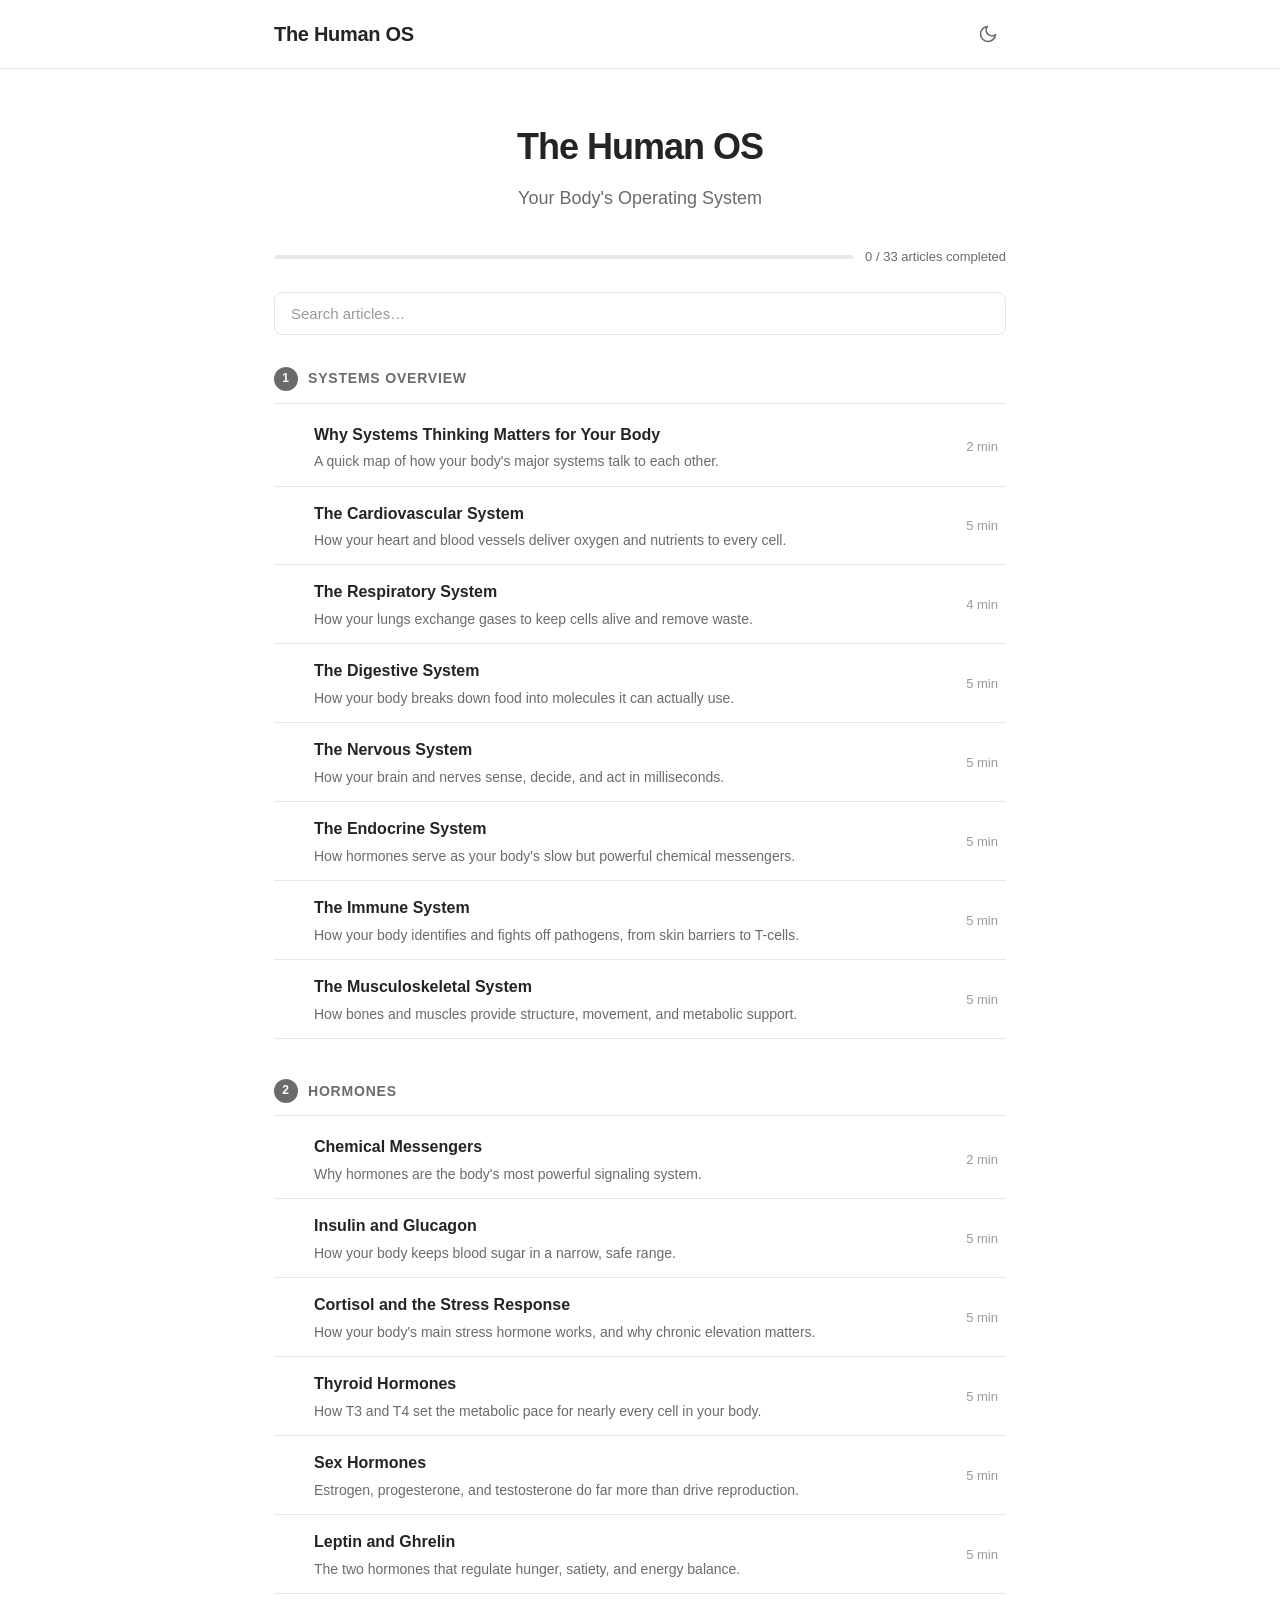
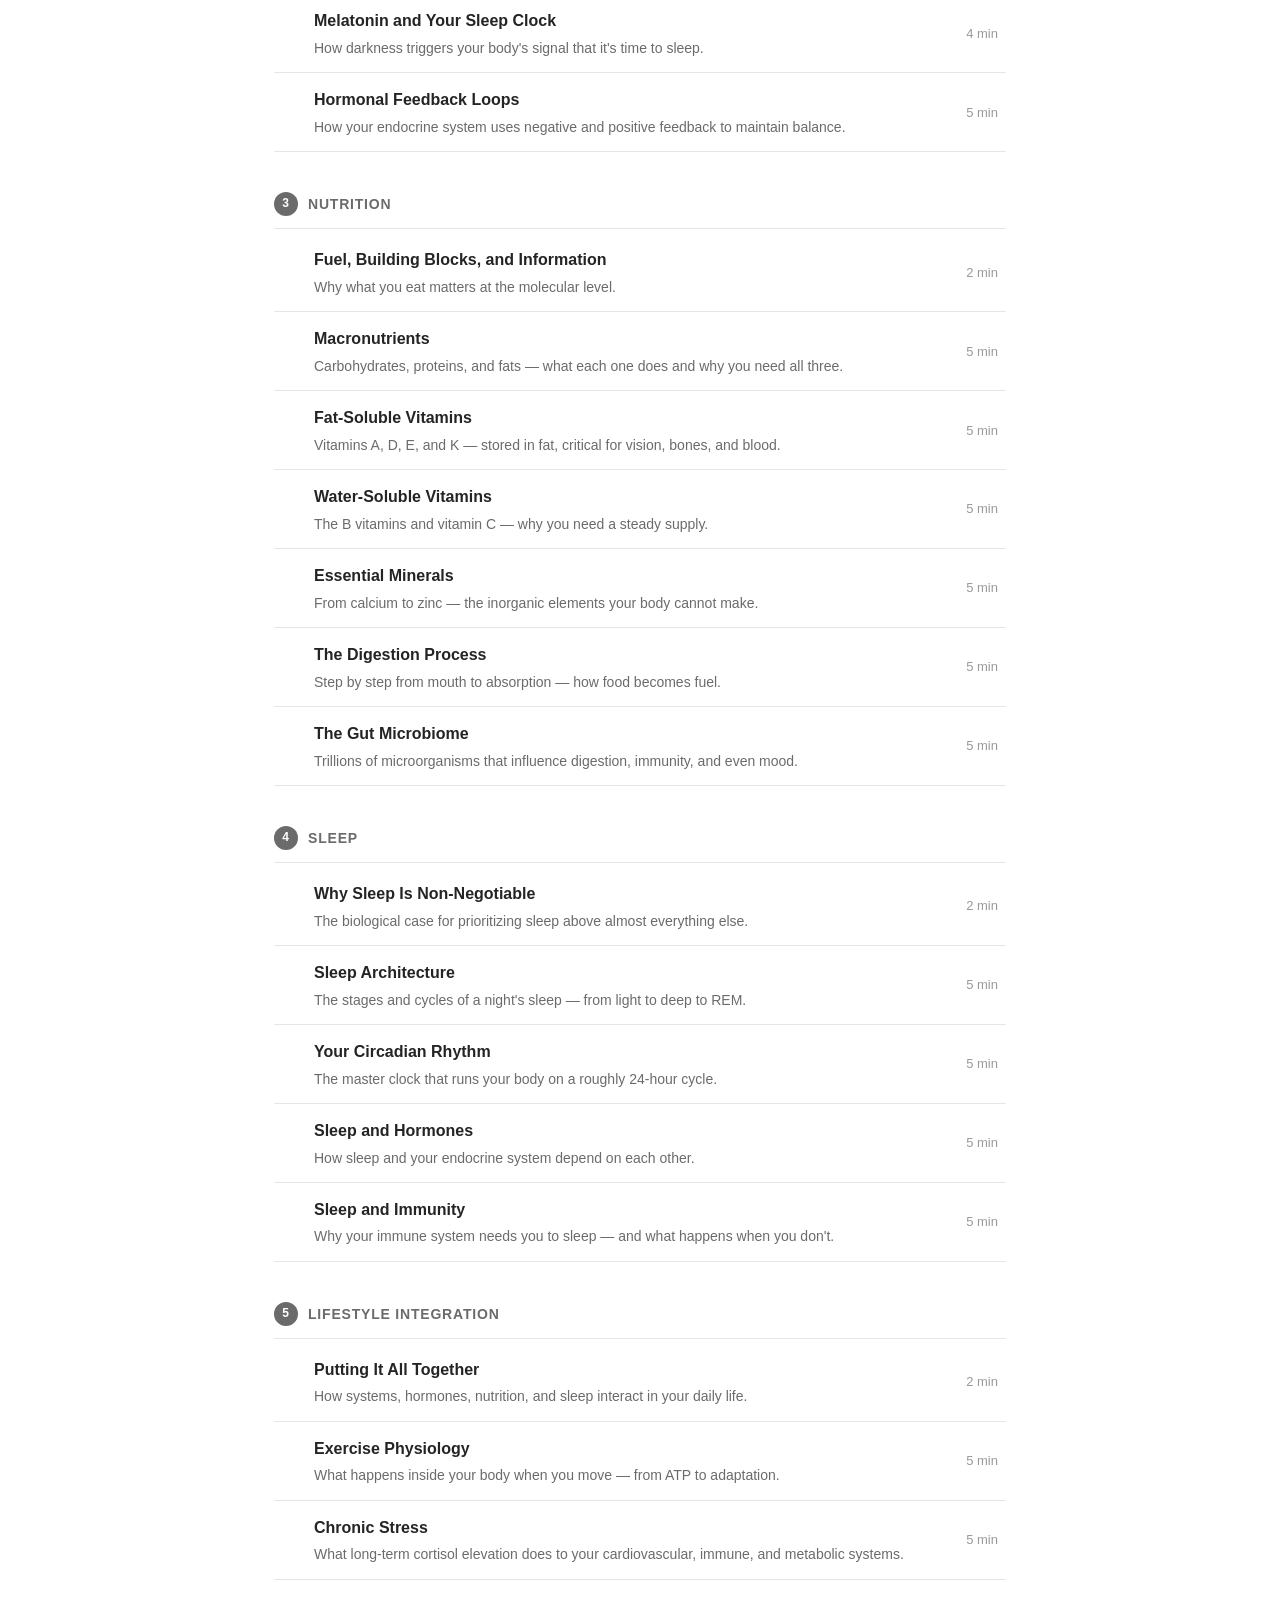
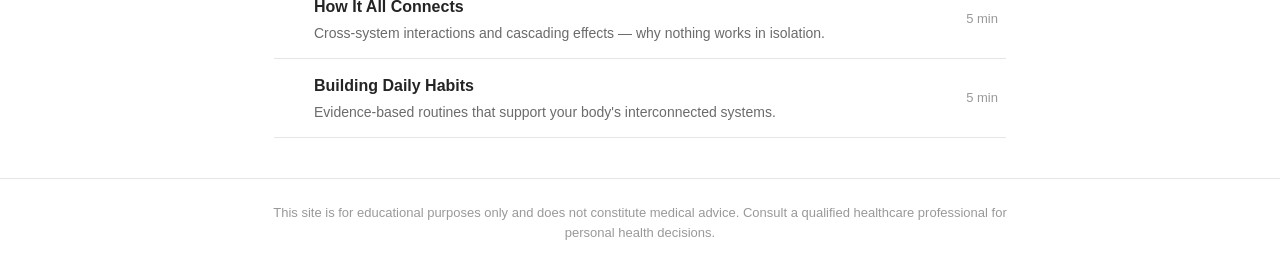
<file: index.html>
<!DOCTYPE html>
<html lang="en">
<head>
  <meta charset="UTF-8">
  <meta name="viewport" content="width=device-width, initial-scale=1.0">
  <title>The Human OS — Your Body's Operating System</title>
  <meta name="description" content="A structured course teaching you how the human body works — organs, hormones, nutrition, sleep, and lifestyle.">
  <link rel="stylesheet" href="style.css">
</head>
<body data-page="toc">
  <header class="site-header">
    <div class="header-inner">
      <a href="index.html" class="site-title">The Human OS</a>
      <button id="dark-mode-toggle" class="icon-btn" aria-label="Toggle dark mode"></button>
    </div>
  </header>

  <main class="container toc-container">
    <div class="hero">
      <h1>The Human OS</h1>
      <p class="tagline">Your Body's Operating System</p>
    </div>

    <div id="continue-reading" class="continue-card" hidden></div>

    <div id="progress-bar" class="progress-bar" hidden></div>

    <div class="search-wrapper">
      <input type="text" id="search-input" placeholder="Search articles…" aria-label="Search articles">
    </div>

    <div id="toc-sections"></div>
  </main>

  <footer class="site-footer">
    <p class="disclaimer">This site is for educational purposes only and does not constitute medical advice. Consult a qualified healthcare professional for personal health decisions.</p>
  </footer>

  <script src="app.js"></script>
</body>
</html>
</file>
<file: style.css>
/* The Human OS — Medium-style typography and layout, mobile-first */

/* --- Custom Properties --- */
:root {
  --bg: #ffffff;
  --bg-secondary: #f7f7f7;
  --text: #242424;
  --text-secondary: #6b6b6b;
  --text-muted: #999999;
  --border: #e6e6e6;
  --accent: #1a8917;
  --link: #242424;
  --card-bg: #f9f9f9;
  --progress-bg: #e8e8e8;
  --progress-fill: #1a8917;

  --font-body: Georgia, 'Charter', 'Bitstream Charter', 'Iowan Old Style', serif;
  --font-ui: -apple-system, BlinkMacSystemFont, 'Segoe UI', Helvetica, Arial, sans-serif;
  --font-size-body: 20px;
  --line-height-body: 1.65;
  --max-width-article: 680px;
  --max-width-toc: 780px;
}

html.dark {
  --bg: #1a1a1a;
  --bg-secondary: #242424;
  --text: #e8e8e8;
  --text-secondary: #a0a0a0;
  --text-muted: #777777;
  --border: #333333;
  --accent: #4caf50;
  --link: #e8e8e8;
  --card-bg: #242424;
  --progress-bg: #333333;
  --progress-fill: #4caf50;
}

/* --- Reset & Base --- */
*, *::before, *::after {
  box-sizing: border-box;
  margin: 0;
  padding: 0;
}

html {
  font-size: 16px;
  scroll-behavior: smooth;
  -webkit-text-size-adjust: 100%;
}

body {
  font-family: var(--font-body);
  font-size: var(--font-size-body);
  line-height: var(--line-height-body);
  color: var(--text);
  background-color: var(--bg);
  transition: background-color 0.2s ease, color 0.2s ease;
  min-height: 100vh;
  display: flex;
  flex-direction: column;
}

a {
  color: var(--text);
  text-decoration: underline;
  text-underline-offset: 2px;
}

a:hover {
  color: var(--accent);
}

img {
  max-width: 100%;
  height: auto;
}

/* --- Container --- */
.container {
  width: 100%;
  max-width: var(--max-width-article);
  margin: 0 auto;
  padding: 0 24px;
}

.toc-container {
  max-width: var(--max-width-toc);
}

/* --- Header --- */
.site-header {
  border-bottom: 1px solid var(--border);
  padding: 16px 0;
  position: sticky;
  top: 0;
  background-color: var(--bg);
  z-index: 100;
  transition: background-color 0.2s ease;
}

.header-inner {
  max-width: var(--max-width-toc);
  margin: 0 auto;
  padding: 0 24px;
  display: flex;
  align-items: center;
  justify-content: space-between;
  gap: 16px;
}

.site-title {
  font-family: var(--font-ui);
  font-size: 20px;
  font-weight: 700;
  text-decoration: none;
  color: var(--text);
  letter-spacing: -0.3px;
}

.site-title:hover {
  color: var(--text);
}

.site-title-small {
  font-family: var(--font-ui);
  font-size: 16px;
  font-weight: 600;
  text-decoration: none;
  color: var(--text-secondary);
  letter-spacing: -0.2px;
}

.back-link {
  font-family: var(--font-ui);
  font-size: 14px;
  color: var(--text-secondary);
  text-decoration: none;
}

.back-link:hover {
  color: var(--accent);
}

.icon-btn {
  background: none;
  border: none;
  cursor: pointer;
  color: var(--text-secondary);
  padding: 8px;
  border-radius: 6px;
  display: flex;
  align-items: center;
  justify-content: center;
  transition: background-color 0.15s ease;
}

.icon-btn:hover {
  background-color: var(--bg-secondary);
}

/* --- Hero --- */
.hero {
  text-align: center;
  padding: 48px 0 32px;
}

.hero h1 {
  font-family: var(--font-ui);
  font-size: 36px;
  font-weight: 800;
  letter-spacing: -1px;
  margin-bottom: 8px;
}

.tagline {
  font-family: var(--font-ui);
  font-size: 18px;
  color: var(--text-secondary);
  font-weight: 400;
}

/* --- Continue Reading Card --- */
.continue-card {
  margin-bottom: 32px;
}

.continue-inner {
  background: var(--card-bg);
  border: 1px solid var(--border);
  border-radius: 8px;
  padding: 20px 24px;
}

.continue-label {
  font-family: var(--font-ui);
  font-size: 13px;
  font-weight: 600;
  text-transform: uppercase;
  letter-spacing: 0.5px;
  color: var(--text-secondary);
  margin-bottom: 8px;
}

.continue-title {
  display: block;
  font-family: var(--font-ui);
  font-size: 18px;
  font-weight: 700;
  text-decoration: none;
  color: var(--text);
  margin-bottom: 12px;
}

.continue-title:hover {
  color: var(--accent);
}

.continue-progress {
  height: 4px;
  background: var(--progress-bg);
  border-radius: 2px;
  overflow: hidden;
  margin-bottom: 6px;
}

.continue-progress-bar {
  height: 100%;
  background: var(--progress-fill);
  border-radius: 2px;
  transition: width 0.3s ease;
}

.continue-percent {
  font-family: var(--font-ui);
  font-size: 13px;
  color: var(--text-muted);
}

/* --- Progress Bar --- */
.progress-bar {
  margin-bottom: 24px;
}

.progress-inner {
  display: flex;
  align-items: center;
  gap: 12px;
}

.progress-track {
  flex: 1;
  height: 4px;
  background: var(--progress-bg);
  border-radius: 2px;
  overflow: hidden;
}

.progress-fill {
  height: 100%;
  background: var(--progress-fill);
  border-radius: 2px;
  transition: width 0.3s ease;
}

.progress-text {
  font-family: var(--font-ui);
  font-size: 13px;
  color: var(--text-secondary);
  white-space: nowrap;
}

/* --- Search --- */
.search-wrapper {
  margin-bottom: 32px;
}

#search-input {
  width: 100%;
  padding: 12px 16px;
  font-family: var(--font-ui);
  font-size: 15px;
  border: 1px solid var(--border);
  border-radius: 8px;
  background: var(--bg);
  color: var(--text);
  outline: none;
  transition: border-color 0.15s ease, box-shadow 0.15s ease;
}

#search-input::placeholder {
  color: var(--text-muted);
}

#search-input:focus {
  border-color: var(--accent);
  box-shadow: 0 0 0 3px rgba(26, 137, 23, 0.1);
}

html.dark #search-input:focus {
  box-shadow: 0 0 0 3px rgba(76, 175, 80, 0.15);
}

/* --- TOC Sections --- */
.toc-section {
  margin-bottom: 40px;
}

.section-title {
  font-family: var(--font-ui);
  font-size: 14px;
  font-weight: 700;
  text-transform: uppercase;
  letter-spacing: 0.8px;
  color: var(--text-secondary);
  padding-bottom: 12px;
  border-bottom: 1px solid var(--border);
  margin-bottom: 4px;
  display: flex;
  align-items: center;
  gap: 10px;
}

.section-number {
  display: inline-flex;
  align-items: center;
  justify-content: center;
  width: 24px;
  height: 24px;
  border-radius: 50%;
  background: var(--text-secondary);
  color: var(--bg);
  font-size: 12px;
  font-weight: 700;
  flex-shrink: 0;
}

.article-item {
  display: flex;
  align-items: center;
  justify-content: space-between;
  padding: 14px 8px;
  text-decoration: none;
  border-bottom: 1px solid var(--border);
  transition: background-color 0.1s ease;
  gap: 16px;
}

.article-item:hover {
  background-color: var(--bg-secondary);
  color: var(--text);
}

.article-item-main {
  display: flex;
  align-items: flex-start;
  gap: 12px;
  flex: 1;
  min-width: 0;
}

.status-icon {
  font-family: var(--font-ui);
  font-size: 14px;
  width: 20px;
  height: 20px;
  display: inline-flex;
  align-items: center;
  justify-content: center;
  flex-shrink: 0;
  margin-top: 3px;
}

.status-icon.completed {
  color: var(--accent);
  font-weight: 700;
}

.status-icon.visited {
  color: var(--text-muted);
}

.article-item-text {
  display: flex;
  flex-direction: column;
  gap: 4px;
  min-width: 0;
}

.article-item-title {
  font-family: var(--font-ui);
  font-size: 16px;
  font-weight: 600;
  color: var(--text);
}

.article-completed .article-item-title {
  color: var(--text-secondary);
}

.article-item-summary {
  font-family: var(--font-ui);
  font-size: 14px;
  color: var(--text-secondary);
  line-height: 1.4;
}

.article-item-time {
  font-family: var(--font-ui);
  font-size: 13px;
  color: var(--text-muted);
  white-space: nowrap;
  flex-shrink: 0;
}

/* --- Article Page --- */
.article-container {
  padding-top: 32px;
  padding-bottom: 48px;
  flex: 1;
}

.article-meta {
  display: flex;
  align-items: center;
  gap: 16px;
  margin-bottom: 8px;
}

.breadcrumb {
  font-family: var(--font-ui);
  font-size: 14px;
  color: var(--accent);
  font-weight: 500;
}

.reading-time {
  font-family: var(--font-ui);
  font-size: 14px;
  color: var(--text-muted);
}

#article-title {
  font-family: var(--font-ui);
  font-size: 32px;
  font-weight: 800;
  letter-spacing: -0.5px;
  line-height: 1.2;
  margin-bottom: 32px;
}

/* --- Article Body (rendered markdown) --- */
.article-body h2 {
  font-family: var(--font-ui);
  font-size: 24px;
  font-weight: 700;
  margin-top: 40px;
  margin-bottom: 12px;
  letter-spacing: -0.3px;
}

.article-body h3 {
  font-family: var(--font-ui);
  font-size: 20px;
  font-weight: 700;
  margin-top: 32px;
  margin-bottom: 8px;
}

.article-body p {
  margin-bottom: 1.4em;
}

.article-body ul,
.article-body ol {
  margin-bottom: 1.4em;
  padding-left: 28px;
}

.article-body li {
  margin-bottom: 0.4em;
}

.article-body blockquote {
  border-left: 3px solid var(--border);
  padding-left: 20px;
  margin: 1.4em 0;
  color: var(--text-secondary);
  font-style: italic;
}

.article-body strong {
  font-weight: 700;
}

.article-body code {
  font-family: 'SFMono-Regular', Consolas, 'Liberation Mono', Menlo, monospace;
  font-size: 0.85em;
  background: var(--bg-secondary);
  padding: 2px 6px;
  border-radius: 3px;
}

/* --- Sources Section --- */
.sources-section {
  margin-top: 48px;
  padding-top: 24px;
  border-top: 1px solid var(--border);
}

.sources-section h2 {
  font-family: var(--font-ui) !important;
  font-size: 16px !important;
  font-weight: 700;
  color: var(--text-secondary);
  text-transform: uppercase;
  letter-spacing: 0.5px;
  margin-top: 0 !important;
  margin-bottom: 12px;
}

.sources-section p,
.sources-section li {
  font-size: 15px;
  color: var(--text-secondary);
  line-height: 1.5;
}

.sources-section a {
  color: var(--text-secondary);
  word-break: break-word;
}

.sources-section a:hover {
  color: var(--accent);
}

.sources-section ul {
  list-style: none;
  padding-left: 0;
}

.sources-section li {
  padding-left: 0;
  margin-bottom: 6px;
}

/* --- Article Navigation --- */
.article-nav {
  display: flex;
  justify-content: space-between;
  align-items: flex-start;
  margin-top: 48px;
  padding-top: 24px;
  border-top: 1px solid var(--border);
  gap: 16px;
}

.nav-link {
  font-family: var(--font-ui);
  font-size: 15px;
  font-weight: 500;
  color: var(--text-secondary);
  text-decoration: none;
  max-width: 45%;
  line-height: 1.4;
}

.nav-link:hover {
  color: var(--accent);
}

.nav-prev {
  text-align: left;
}

.nav-next {
  text-align: right;
  margin-left: auto;
}

/* --- Loading / Error --- */
.loading {
  font-family: var(--font-ui);
  font-size: 16px;
  color: var(--text-muted);
  padding: 48px 0;
  text-align: center;
}

.error {
  color: #d32f2f;
}

.error a {
  color: var(--accent);
}

/* --- Footer --- */
.site-footer {
  margin-top: auto;
  border-top: 1px solid var(--border);
  padding: 24px;
  text-align: center;
}

.disclaimer {
  font-family: var(--font-ui);
  font-size: 13px;
  color: var(--text-muted);
  max-width: var(--max-width-toc);
  margin: 0 auto;
  line-height: 1.5;
}

/* --- Responsive --- */
@media (max-width: 720px) {
  :root {
    --font-size-body: 18px;
  }

  .hero h1 {
    font-size: 28px;
  }

  .tagline {
    font-size: 16px;
  }

  #article-title {
    font-size: 26px;
  }

  .article-body h2 {
    font-size: 21px;
  }

  .article-body h3 {
    font-size: 18px;
  }

  .article-nav {
    flex-direction: column;
    align-items: stretch;
  }

  .nav-link {
    max-width: 100%;
  }

  .nav-next {
    margin-left: 0;
    text-align: left;
  }
}

@media (max-width: 480px) {
  .container {
    padding: 0 16px;
  }

  .header-inner {
    padding: 0 16px;
  }

  .hero {
    padding: 32px 0 24px;
  }

  .article-item {
    padding: 12px 4px;
  }

  .article-item-summary {
    display: none;
  }
}
</file>
